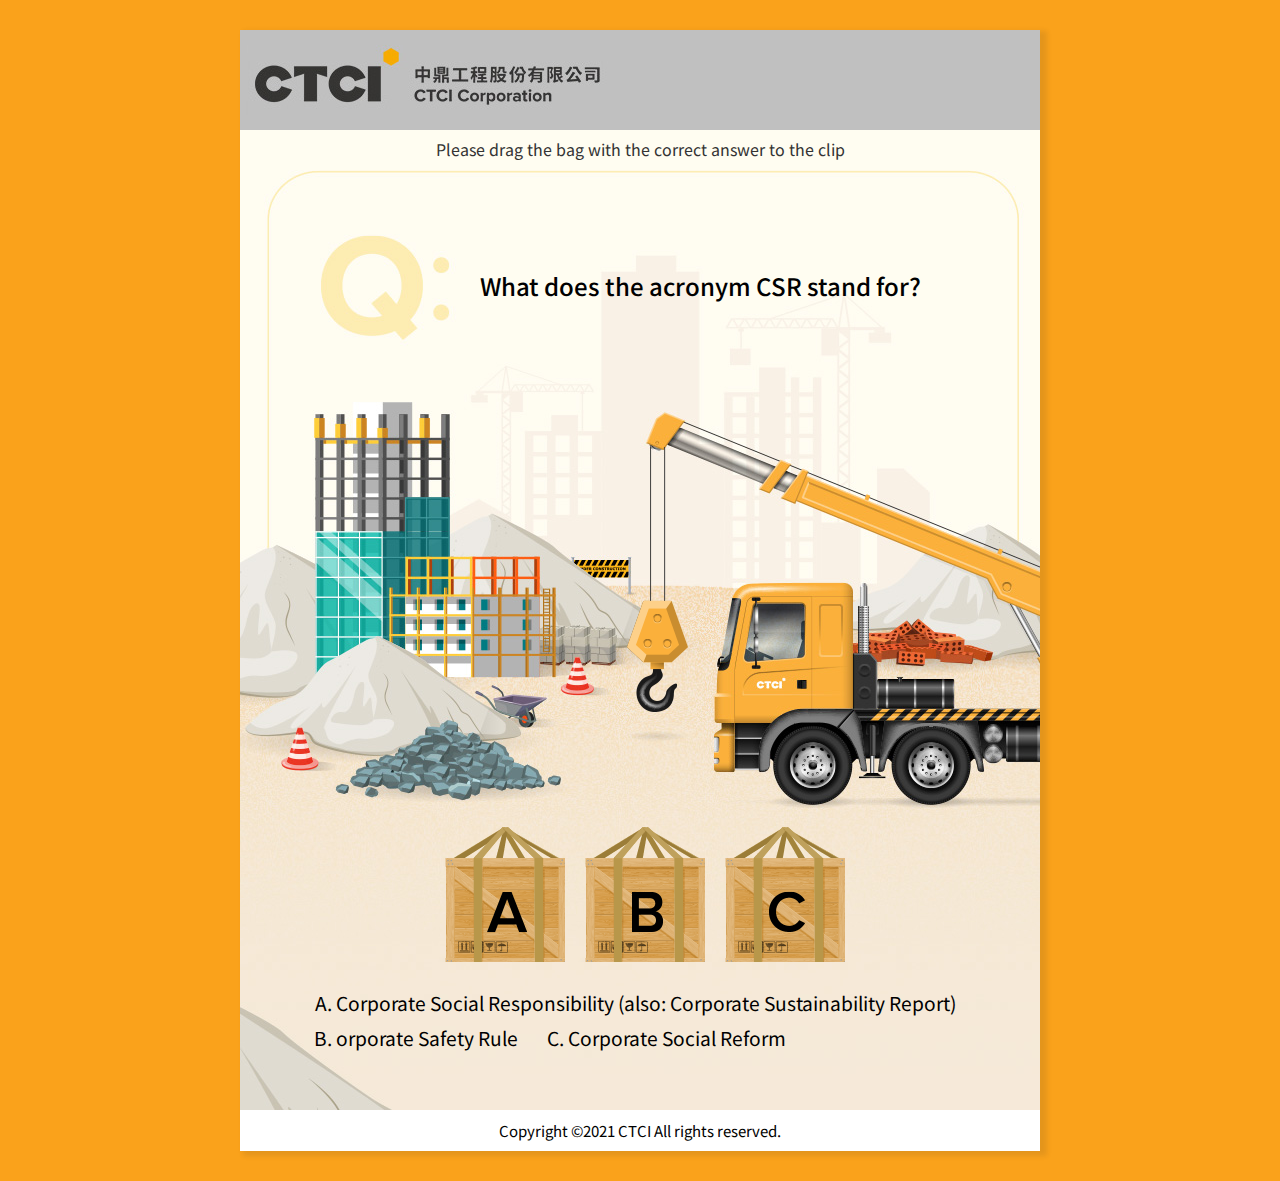
<file: index.html>
<!DOCTYPE html>
<html lang="zh-tw">
<head>
	<meta charset="UTF-8">
	<title>CITC Interactive game</title>
	<link href="css/style.min.css" rel="stylesheet" type="text/css" />
	<link href="https://fonts.googleapis.com/css?family=Noto+Sans+TC:300,400,500,700,900&display=swap" rel="stylesheet">
</head>
<body>
	<div id="wrap">
		<header>
			<h1 class="sr-only">CTCI 中鼎工程股份有限公司 CTCI corporation</h1>
		</header>
		<div class="main">
			<div class="game" data-anwser="A" data-next="q2.html">
				<p class="text-tips">Please drag the bag with the correct answer to the clip</p>
				<p class="q q-1">What does the acronym CSR stand for?</p>
				<div class="clip">
					<span class="clip-body"></span>
				</div>
				<ul class="dragObject">
					<li class="dragObject-item"><span class="sr-only">A</span></li>
					<li class="dragObject-item"><span class="sr-only">B</span></li>
					<li class="dragObject-item"><span class="sr-only">C</span></li>
				</ul>
				<ul class="ans ans-q1">
					<li class="ans-item">Corporate Social Responsibility (also: Corporate Sustainability Report)</li>
					<li class="ans-item">orporate Safety Rule</li>
					<li class="ans-item">Corporate Social Reform</li>
				</ul>
			</div>
		</div>
		<footer>Copyright ©2021 CTCI All rights reserved.</footer>
		<div class="error" style="display: none;">
			<div class="error-content">
				<a href="javascript:" class="btn-back"> &lt; &lt; Back </a>
				<div class="rightAns">
					<p class="title-rightAns"><span class="title-rightAns-q">Q :</span><span class="title-rightAns-ans">What does the acronym CSR stand for?</span></p>
					<p class="text-rightAns"><span class="title-rightAns-a">A :</span><span class="title-rightAns-ans">Corporate Social Responsibility (also: Corporate Sustainability Report)</span></p>
				</div>
			</div>
		</div>
	</div>
	<script src="js/jquery-2.2.4.min.js"></script>
	<script src="js/jquery-ui.min.js"></script>
	<script src="js/jquery.ui.touch-punch.min.js"></script>
	<script src="js/game.js"></script>
</body>
</html>
</file>
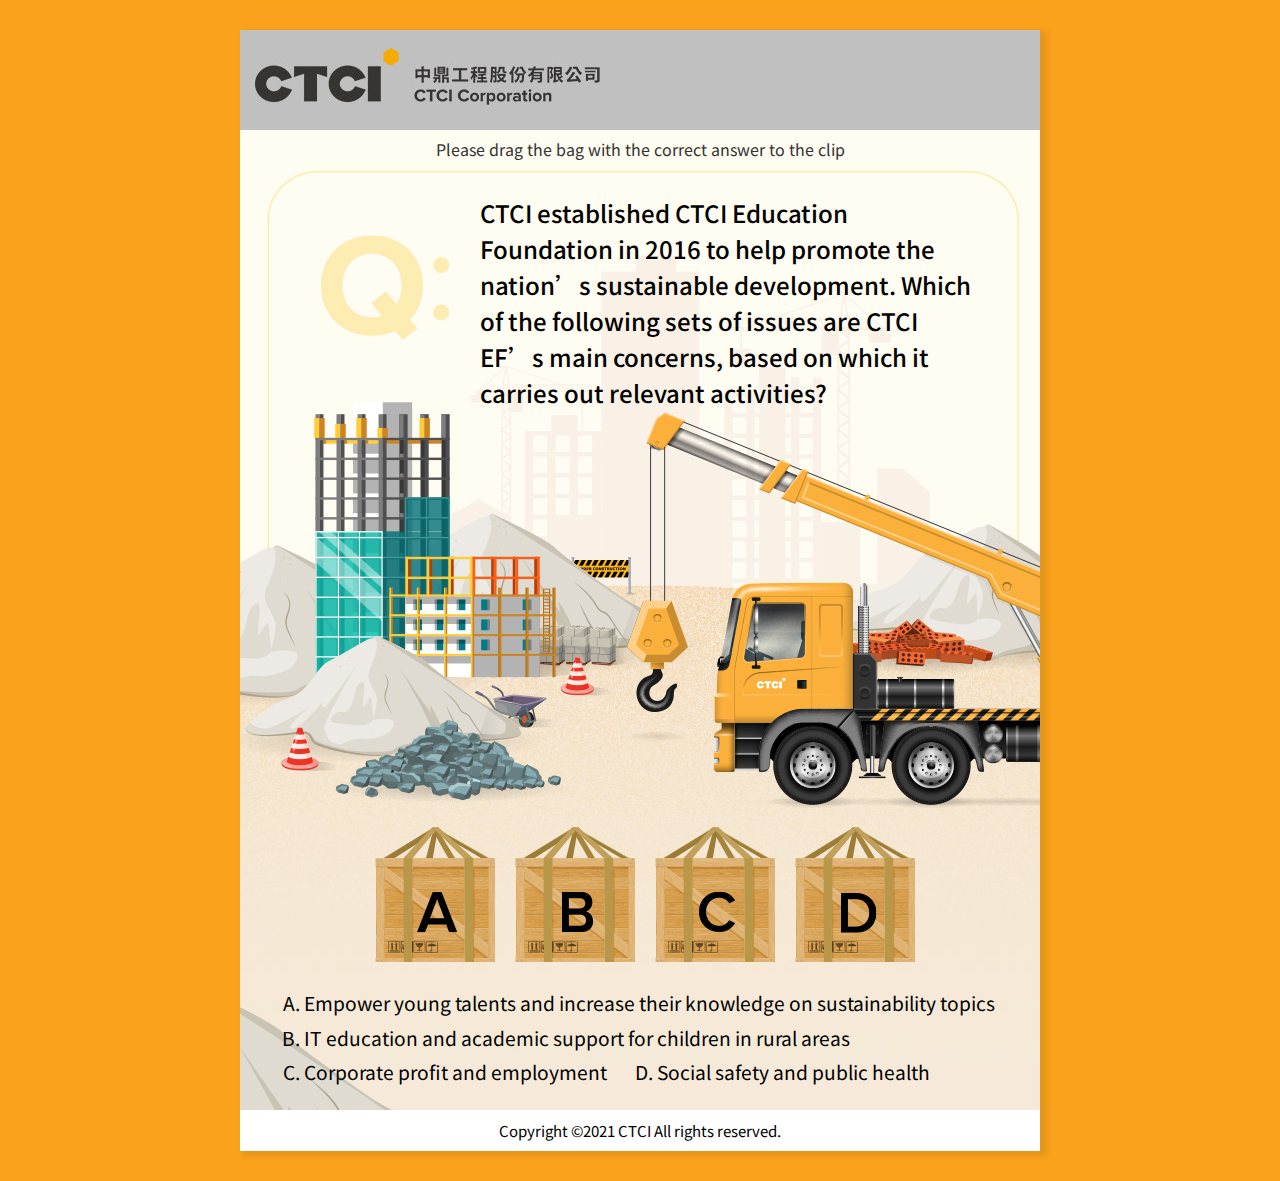
<file: q10.html>
<!DOCTYPE html>
<html lang="zh-tw">
<head>
	<meta charset="UTF-8">
	<title>CITC Interactive game</title>
	<link href="css/style.min.css" rel="stylesheet" type="text/css" />
	<link href="https://fonts.googleapis.com/css?family=Noto+Sans+TC:300,400,500,700,900&display=swap" rel="stylesheet">
</head>
<body>
	<div id="wrap">
		<header>
			<h1 class="sr-only">CTCI 中鼎工程股份有限公司 CTCI corporation</h1>
		</header>
		<div class="main">
			<div class="game" data-anwser="A" data-next="success.html">
				<p class="text-tips">Please drag the bag with the correct answer to the clip</p>
				<p class="q q-10">CTCI established CTCI Education Foundation in 2016 to help promote the nation’s sustainable development. Which of the following sets of issues are CTCI EF’s main concerns, based on which it carries out relevant activities?</p>
				<div class="clip">
					<span class="clip-body"></span>
				</div>
				<ul class="dragObject">
					<li class="dragObject-item"><span class="sr-only">A</span></li>
					<li class="dragObject-item"><span class="sr-only">B</span></li>
					<li class="dragObject-item"><span class="sr-only">C</span></li>
					<li class="dragObject-item"><span class="sr-only">D</span></li>
				</ul>
				<ul class="ans ans-q10">
					<li class="ans-item">Empower young talents and increase their knowledge on sustainability topics</li>
					<li class="ans-item">IT education and academic support for children in rural areas</li>
					<li class="ans-item">Corporate profit and employment</li>
					<li class="ans-item">Social safety and public health</li>
				</ul>
			</div>
		</div>
		<footer>Copyright ©2021 CTCI All rights reserved.</footer>
		<div class="error" style="display: none;">
			<div class="error-content">
				<a href="javascript:" class="btn-back"> &lt; &lt; Back </a>
				<div class="rightAns rightAns--pos">
					<p class="title-rightAns"><span class="title-rightAns-q">Q :</span><span class="title-rightAns-ans">CTCI established CTCI Education Foundation in 2016 to help promote the nation’s sustainable development. Which of the following sets of issues are CTCI EF’s main concerns, based on which it carries out relevant activities?</span></p>
					<p class="text-rightAns"><span class="title-rightAns-a">A :</span><span class="title-rightAns-ans">Empower young talents and increase their knowledge on sustainability topics</span></p>
				</div>
			</div>
		</div>
	</div>
	<script src="js/jquery-2.2.4.min.js"></script>
	<script src="js/jquery-ui.min.js"></script>
	<script src="js/jquery.ui.touch-punch.min.js"></script>
	<script src="js/game.js"></script>
</body>
</html>
</file>
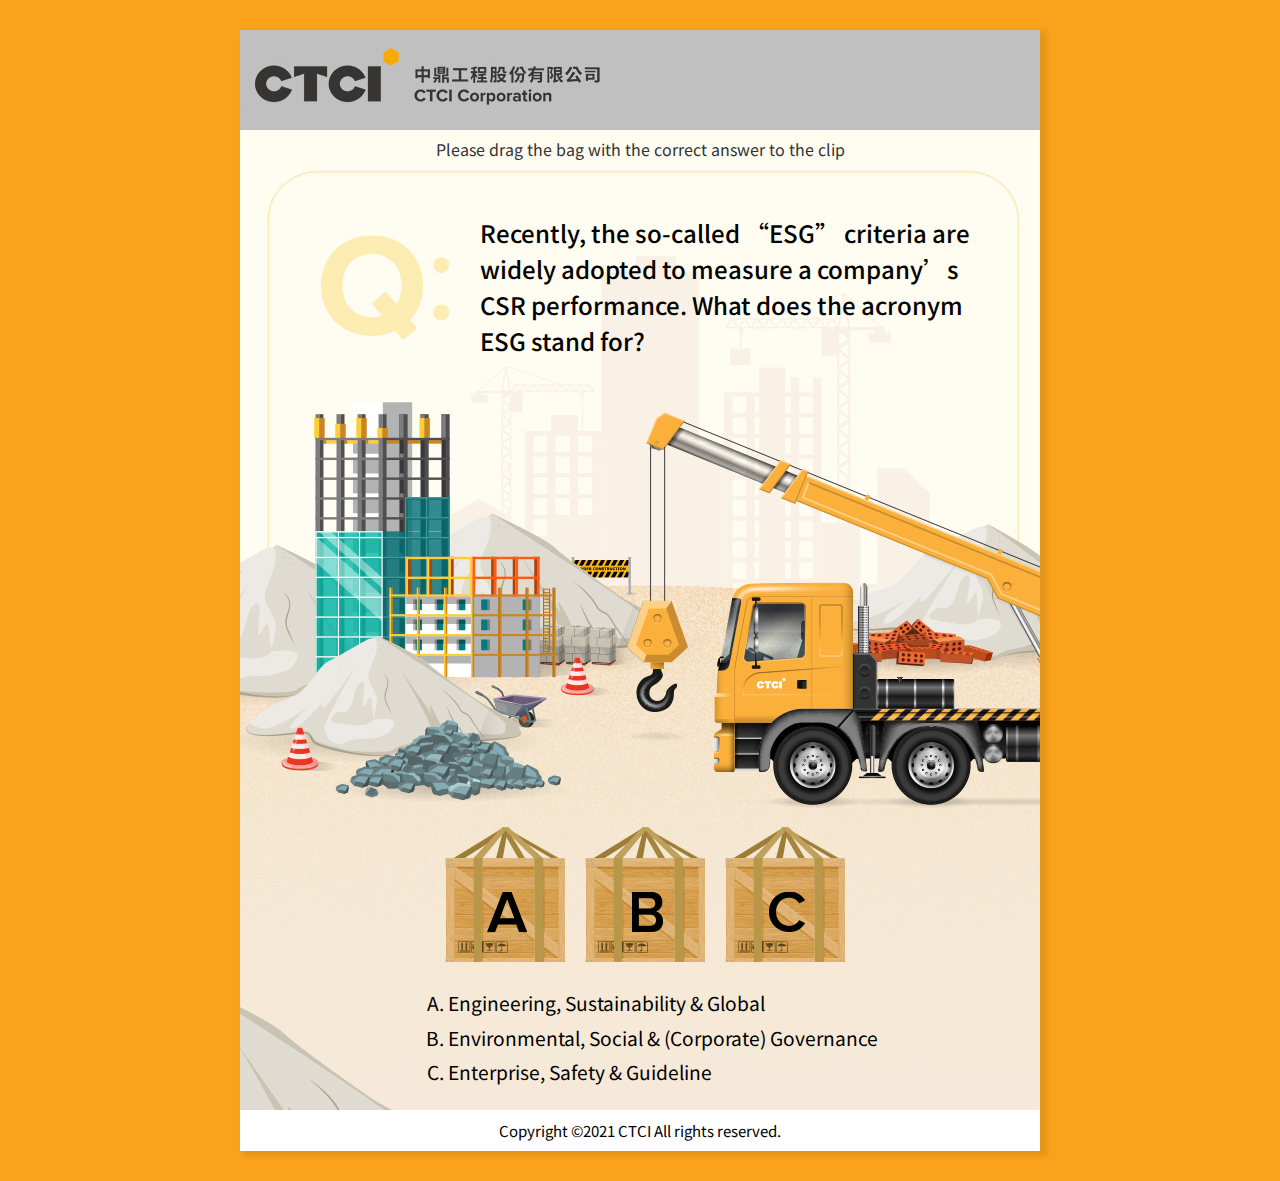
<file: q2.html>
<!DOCTYPE html>
<html lang="zh-tw">
<head>
	<meta charset="UTF-8">
	<title>CITC Interactive game</title>
	<link href="css/style.min.css" rel="stylesheet" type="text/css" />
	<link href="https://fonts.googleapis.com/css?family=Noto+Sans+TC:300,400,500,700,900&display=swap" rel="stylesheet">
</head>
<body>
	<div id="wrap">
		<header>
			<h1 class="sr-only">CTCI 中鼎工程股份有限公司 CTCI corporation</h1>
		</header>
		<div class="main">
			<div class="game" data-anwser="B" data-next="q3.html">
				<p class="text-tips">Please drag the bag with the correct answer to the clip</p>
				<p class="q">Recently, the so-called “ESG” criteria are widely adopted to measure a company’s CSR performance. What does the acronym ESG stand for?</p>
				<div class="clip">
					<span class="clip-body"></span>
				</div>
				<ul class="dragObject">
					<li class="dragObject-item"><span class="sr-only">A</span></li>
					<li class="dragObject-item"><span class="sr-only">B</span></li>
					<li class="dragObject-item"><span class="sr-only">C</span></li>
				</ul>
				<ul class="ans ans-q2">
					<li class="ans-item">Engineering, Sustainability & Global</li>
					<li class="ans-item">Environmental, Social & (Corporate) Governance</li>
					<li class="ans-item">Enterprise, Safety & Guideline</li>
				</ul>
			</div>
		</div>
		<footer>Copyright ©2021 CTCI All rights reserved.</footer>
		<div class="error" style="display: none;">
			<div class="error-content">
				<a href="javascript:" class="btn-back"> &lt; &lt; 返回 </a>
				<div class="rightAns">
					<p class="title-rightAns"><span class="title-rightAns-q">Q :</span><span class="title-rightAns-ans">Recently, the so-called “ESG” criteria are widely adopted to measure a company’s CSR performance. What does the acronym ESG stand for?</span></p>
					<p class="text-rightAns"><span class="title-rightAns-a">A :</span><span class="title-rightAns-ans">Environmental, Social & (Corporate) Governance</span></p>
				</div>
			</div>
		</div>
	</div>
	<script src="js/jquery-2.2.4.min.js"></script>
	<script src="js/jquery-ui.min.js"></script>
	<script src="js/jquery.ui.touch-punch.min.js"></script>
	<script src="js/game.js"></script>
</body>
</html>
</file>
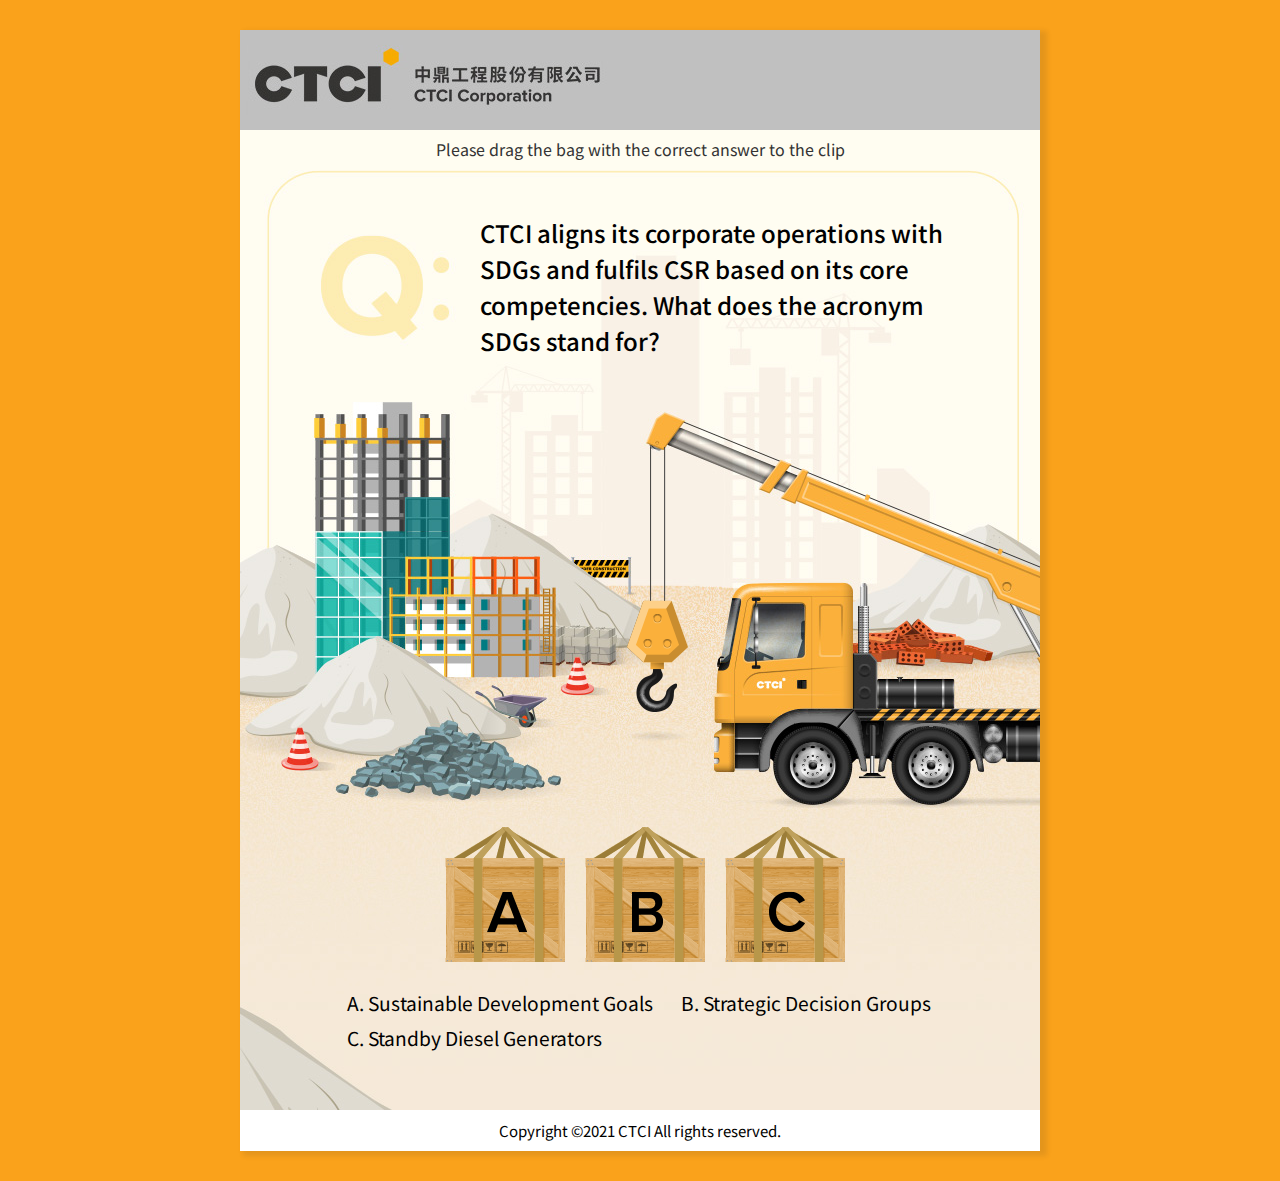
<file: q3.html>
<!DOCTYPE html>
<html lang="zh-tw">
<head>
	<meta charset="UTF-8">
	<title>CITC Interactive game</title>
	<link href="css/style.min.css" rel="stylesheet" type="text/css" />
	<link href="https://fonts.googleapis.com/css?family=Noto+Sans+TC:300,400,500,700,900&display=swap" rel="stylesheet">
</head>
<body>
	<div id="wrap">
		<header>
			<h1 class="sr-only">CTCI 中鼎工程股份有限公司 CTCI corporation</h1>
		</header>
		<div class="main">
			<div class="game" data-anwser="A" data-next="q4.html">
				<p class="text-tips">Please drag the bag with the correct answer to the clip</p>
				<p class="q">CTCI aligns its corporate operations with SDGs and fulfils CSR based on its core competencies. What does the acronym SDGs stand for?</p>
				<div class="clip">
					<span class="clip-body"></span>
				</div>
				<ul class="dragObject">
					<li class="dragObject-item"><span class="sr-only">A</span></li>
					<li class="dragObject-item"><span class="sr-only">B</span></li>
					<li class="dragObject-item"><span class="sr-only">C</span></li>
				</ul>
				<ul class="ans ans-q3">
					<li class="ans-item">Sustainable Development Goals</li>
					<li class="ans-item">Strategic Decision Groups</li>
					<li class="ans-item">Standby Diesel Generators</li>
				</ul>
			</div>
		</div>
		<footer>Copyright ©2021 CTCI All rights reserved.</footer>
		<div class="error" style="display: none;">
			<div class="error-content">
				<a href="javascript:" class="btn-back"> &lt; &lt; Back </a>
				<div class="rightAns">
					<p class="title-rightAns"><span class="title-rightAns-q">Q :</span><span class="title-rightAns-ans">CTCI aligns its corporate operations with SDGs and fulfils CSR based on its core competencies. What does the acronym SDGs stand for?</span></p>
					<p class="text-rightAns"><span class="title-rightAns-a">A :</span><span class="title-rightAns-ans">Sustainable Development<br/>Goals</span></p>
				</div>
			</div>
		</div>
	</div>
	<script src="js/jquery-2.2.4.min.js"></script>
	<script src="js/jquery-ui.min.js"></script>
	<script src="js/jquery.ui.touch-punch.min.js"></script>
	<script src="js/game.js"></script>
</body>
</html>
</file>
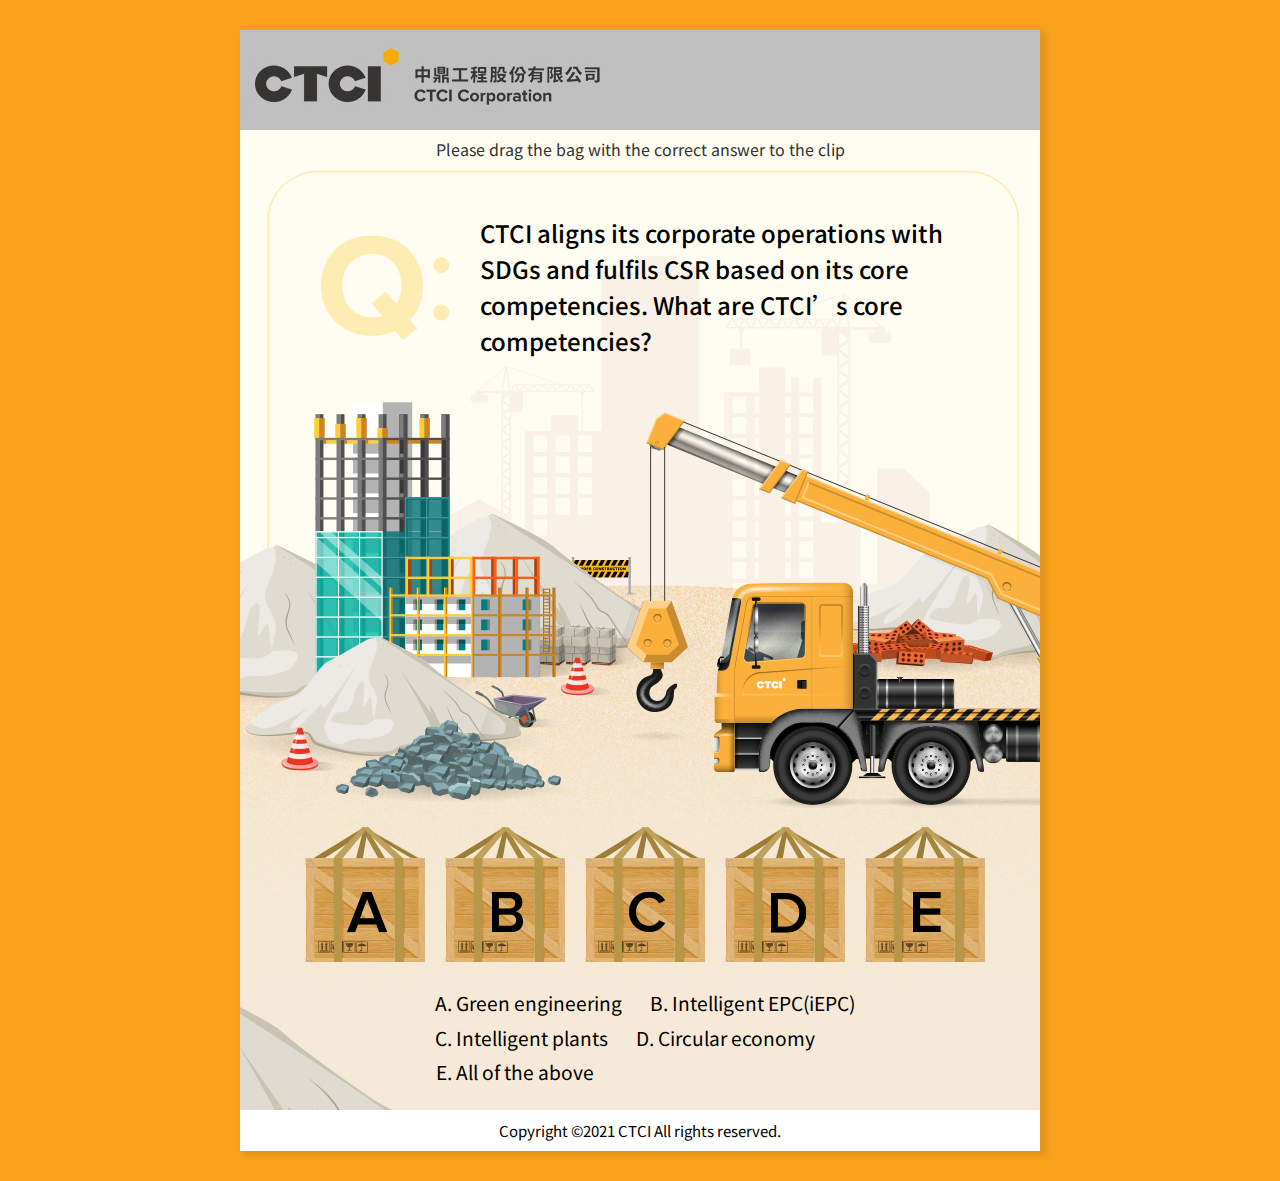
<file: q4.html>
<!DOCTYPE html>
<html lang="zh-tw">
<head>
	<meta charset="UTF-8">
	<title>CITC Interactive game</title>
	<link href="css/style.min.css" rel="stylesheet" type="text/css" />
	<link href="https://fonts.googleapis.com/css?family=Noto+Sans+TC:300,400,500,700,900&display=swap" rel="stylesheet">
</head>
<body>
	<div id="wrap">
		<header>
			<h1 class="sr-only">CTCI 中鼎工程股份有限公司 CTCI corporation</h1>
		</header>
		<div class="main">
			<div class="game" data-anwser="E" data-next="q5.html">
				<p class="text-tips">Please drag the bag with the correct answer to the clip</p>
				<p class="q">CTCI aligns its corporate operations with SDGs and fulfils CSR based on its core competencies. What are CTCI’s core competencies?</p>
				<div class="clip">
					<span class="clip-body"></span>
				</div>
				<ul class="dragObject">
					<li class="dragObject-item"><span class="sr-only">A</span></li>
					<li class="dragObject-item"><span class="sr-only">B</span></li>
					<li class="dragObject-item"><span class="sr-only">C</span></li>
					<li class="dragObject-item"><span class="sr-only">D</span></li>
					<li class="dragObject-item"><span class="sr-only">E</span></li>
				</ul>
				<ul class="ans ans-q4">
					<li class="ans-item">Green engineering</li>
					<li class="ans-item">Intelligent EPC(iEPC)</li>
					<li class="ans-item">Intelligent plants</li>
					<li class="ans-item">Circular economy</li>
					<li class="ans-item">All of the above</li>
				</ul>
			</div>
		</div>
		<footer>Copyright ©2021 CTCI All rights reserved.</footer>
		<div class="error" style="display: none;">
			<div class="error-content">
				<a href="javascript:" class="btn-back"> &lt; &lt; Back </a>
				<div class="rightAns">
					<p class="title-rightAns"><span class="title-rightAns-q">Q :</span><span class="title-rightAns-ans">CTCI aligns its corporate operations with SDGs and fulfils CSR based on its core competencies. What are CTCI’s core competencies?</span></p>
					<p class="text-rightAns"><span class="title-rightAns-a">A :</span><span class="title-rightAns-ans">All of the above</span></p>
				</div>
			</div>
		</div>
	</div>
	<script src="js/jquery-2.2.4.min.js"></script>
	<script src="js/jquery-ui.min.js"></script>
	<script src="js/jquery.ui.touch-punch.min.js"></script>
	<script src="js/game.js"></script>
</body>
</html>
</file>
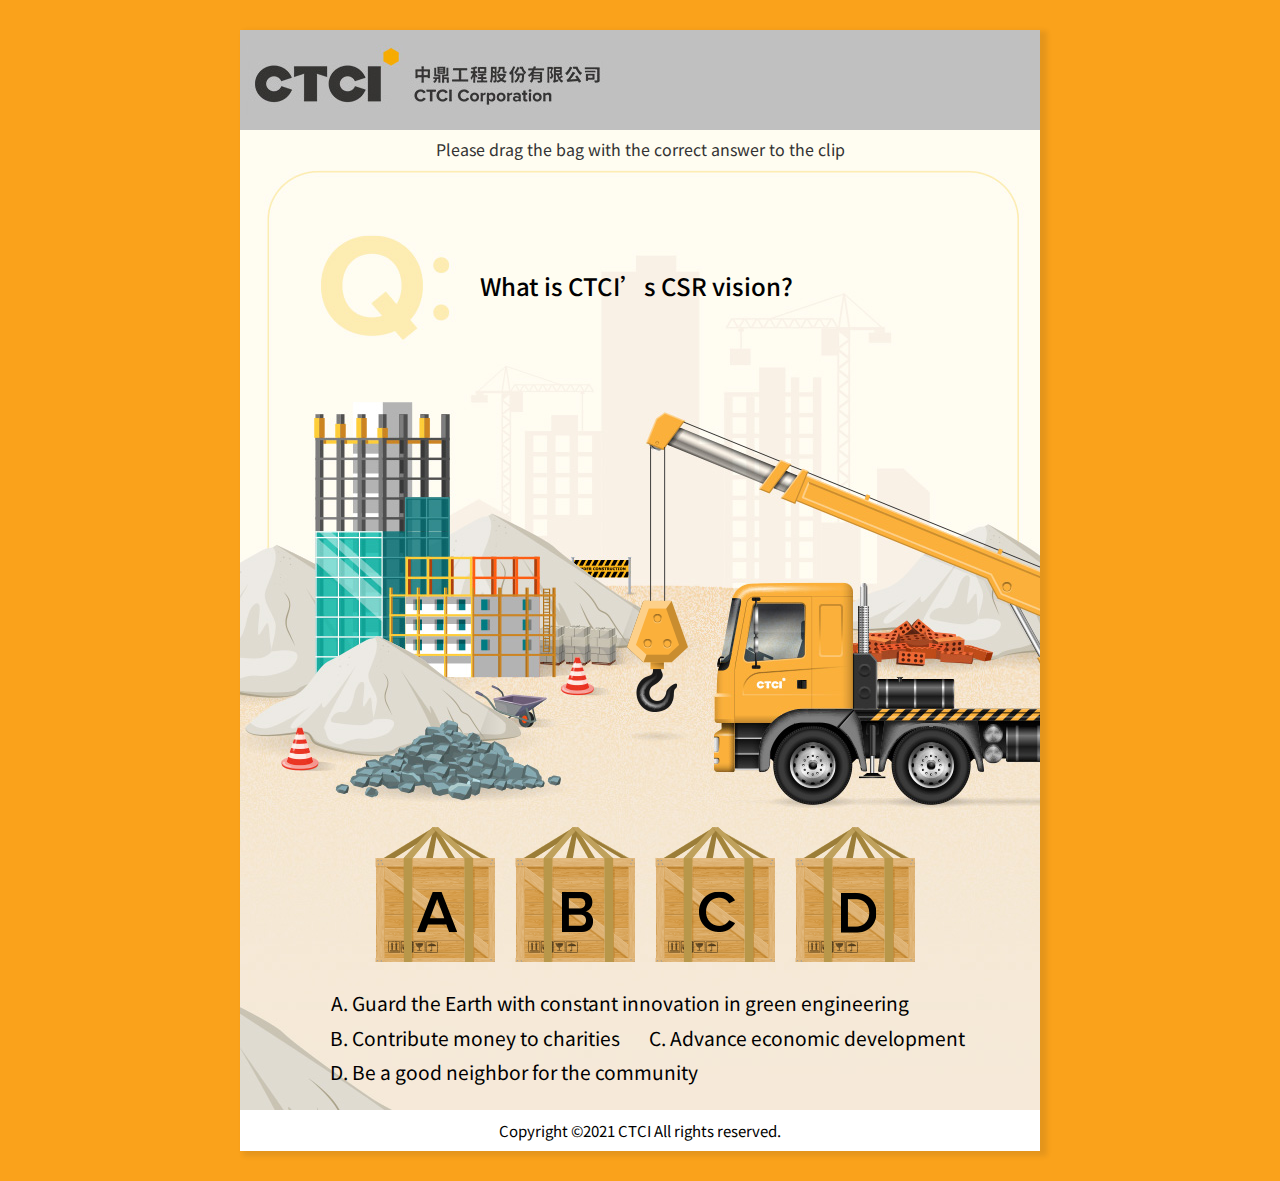
<file: q5.html>
<!DOCTYPE html>
<html lang="zh-tw">
<head>
	<meta charset="UTF-8">
	<title>CITC Interactive game</title>
	<link href="css/style.min.css" rel="stylesheet" type="text/css" />
	<link href="https://fonts.googleapis.com/css?family=Noto+Sans+TC:300,400,500,700,900&display=swap" rel="stylesheet">
</head>
<body>
	<div id="wrap">
		<header>
			<h1 class="sr-only">CTCI 中鼎工程股份有限公司 CTCI corporation</h1>
		</header>
		<div class="main">
			<div class="game" data-anwser="A" data-next="q6.html">
				<p class="text-tips">Please drag the bag with the correct answer to the clip</p>
				<p class="q q-5">What is CTCI’s CSR vision?</p>
				<div class="clip">
					<span class="clip-hand clip-hand--left"></span>
					<span class="clip-hand clip-hand--right"></span>
					<span class="clip-body"></span>
				</div>
				<ul class="dragObject">
					<li class="dragObject-item"><span class="sr-only">A</span></li>
					<li class="dragObject-item"><span class="sr-only">B</span></li>
					<li class="dragObject-item"><span class="sr-only">C</span></li>
					<li class="dragObject-item"><span class="sr-only">D</span></li>
				</ul>
				<ul class="ans ans-q5">
					<li class="ans-item">Guard the Earth with constant innovation in green engineering</li>
					<li class="ans-item">Contribute money to charities</li>
					<li class="ans-item">Advance economic development</li>
					<li class="ans-item">Be a good neighbor for the community</li>
				</ul>
			</div>
		</div>
		<footer>Copyright ©2021 CTCI All rights reserved.</footer>
		<div class="error" style="display: none;">
			<div class="error-content">
				<a href="javascript:" class="btn-back"> &lt; &lt; Back </a>
				<div class="rightAns">
					<p class="title-rightAns"><span class="title-rightAns-q">Q :</span><span class="title-rightAns-ans">What is CTCI’s CSR vision?</span></p>
					<p class="text-rightAns"><span class="title-rightAns-a">A :</span><span class="title-rightAns-ans">Guard the Earth with constant innovation in green engineering</span></p>
				</div>
			</div>
		</div>
	</div>
	<script src="js/jquery-2.2.4.min.js"></script>
	<script src="js/jquery-ui.min.js"></script>
	<script src="js/jquery.ui.touch-punch.min.js"></script>
	<script src="js/game.js"></script>
</body>
</html>
</file>
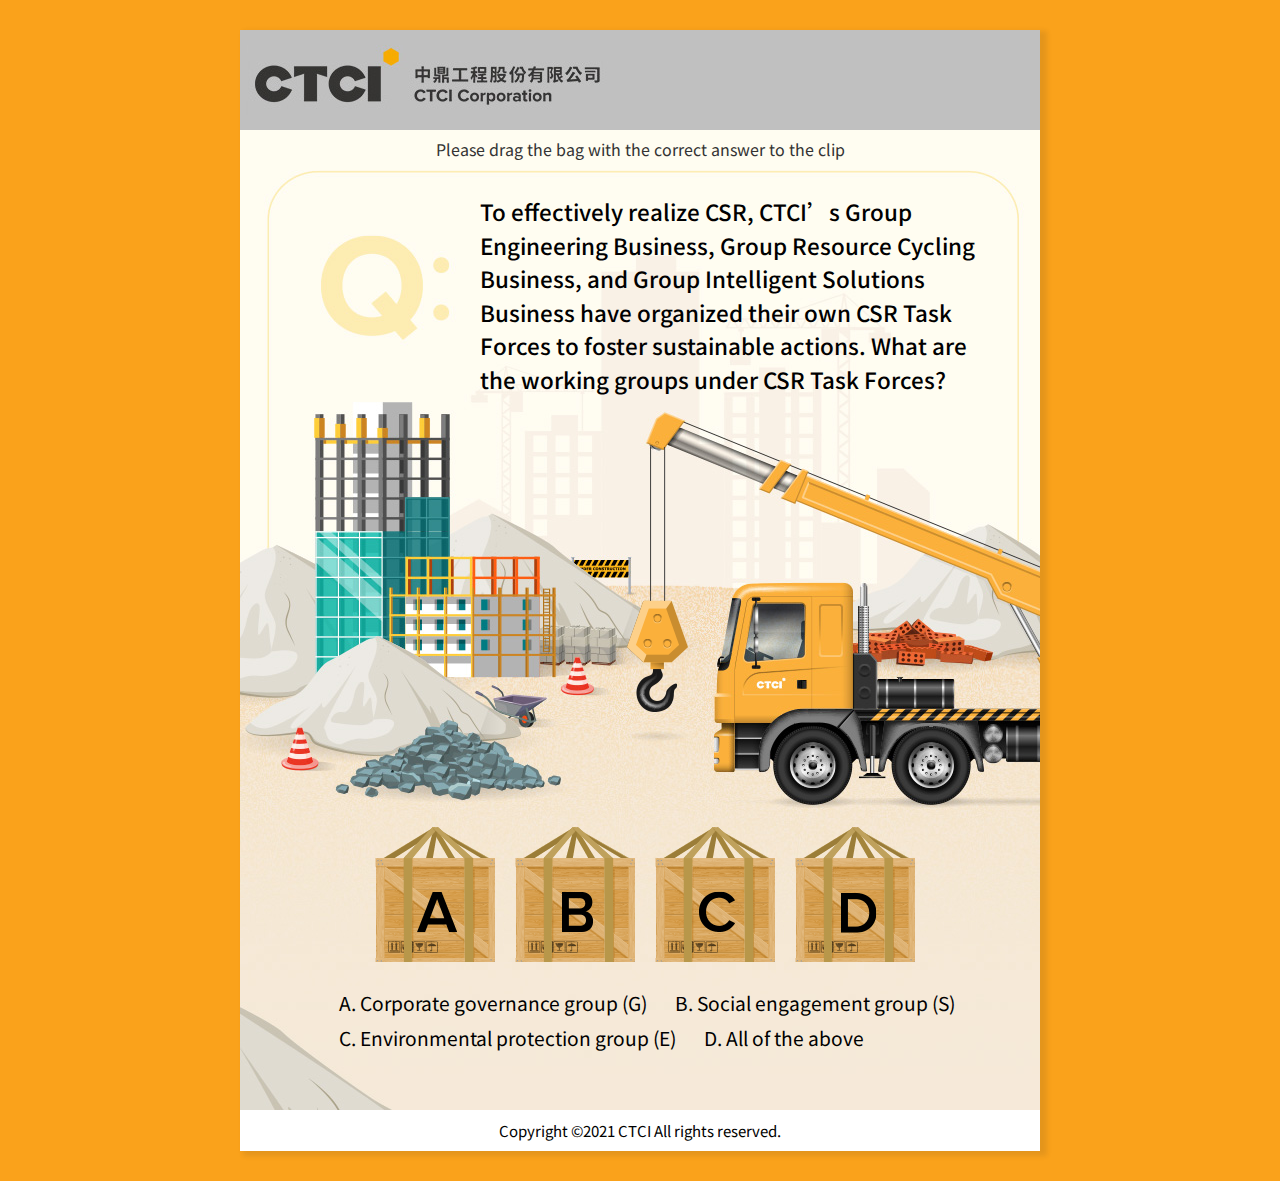
<file: q6.html>
<!DOCTYPE html>
<html lang="zh-tw">
<head>
	<meta charset="UTF-8">
	<title>CITC Interactive game</title>
	<link href="css/style.min.css" rel="stylesheet" type="text/css" />
	<link href="https://fonts.googleapis.com/css?family=Noto+Sans+TC:300,400,500,700,900&display=swap" rel="stylesheet">
</head>
<body>
	<div id="wrap">
		<header>
			<h1 class="sr-only">CTCI 中鼎工程股份有限公司 CTCI corporation</h1>
		</header>
		<div class="main">
			<div class="game" data-anwser="D" data-next="q7.html">
				<p class="text-tips">Please drag the bag with the correct answer to the clip</p>
				<p class="q q-6">To effectively realize CSR, CTCI’s Group Engineering Business, Group Resource Cycling Business, and Group Intelligent Solutions Business have organized their own CSR Task Forces to foster sustainable actions. What are the working groups under CSR Task Forces?</p>
				<div class="clip">
					<span class="clip-body"></span>
				</div>
				<ul class="dragObject">
					<li class="dragObject-item"><span class="sr-only">A</span></li>
					<li class="dragObject-item"><span class="sr-only">B</span></li>
					<li class="dragObject-item"><span class="sr-only">C</span></li>
					<li class="dragObject-item"><span class="sr-only">D</span></li>
				</ul>
				<ul class="ans ans-q6">
					<li class="ans-item">Corporate governance group (G)</li>
					<li class="ans-item">Social engagement group (S)</li>
					<li class="ans-item">Environmental protection group (E)</li>
					<li class="ans-item">All of the above</li>
				</ul>
			</div>
		</div>
		<footer>Copyright ©2021 CTCI All rights reserved.</footer>
		<div class="error" style="display: none;">
			<div class="error-content">
				<a href="javascript:" class="btn-back"> &lt; &lt; Back </a>
				<div class="rightAns rightAns--pos">
					<p class="title-rightAns"><span class="title-rightAns-q">Q :</span><span class="title-rightAns-ans">To effectively realize CSR, CTCI’s Group Engineering Business, Group Resource Cycling Business, and Group Intelligent Solutions Business have organized their own CSR Task Forces to foster sustainable actions. What are the working groups under CSR Task Forces?</span></p>
					<p class="text-rightAns"><span class="title-rightAns-a">A :</span><span class="title-rightAns-ans">All of the above</span></p>
				</div>
			</div>
		</div>
	</div>
	<script src="js/jquery-2.2.4.min.js"></script>
	<script src="js/jquery-ui.min.js"></script>
	<script src="js/jquery.ui.touch-punch.min.js"></script>
	<script src="js/game.js"></script>
</body>
</html>
</file>
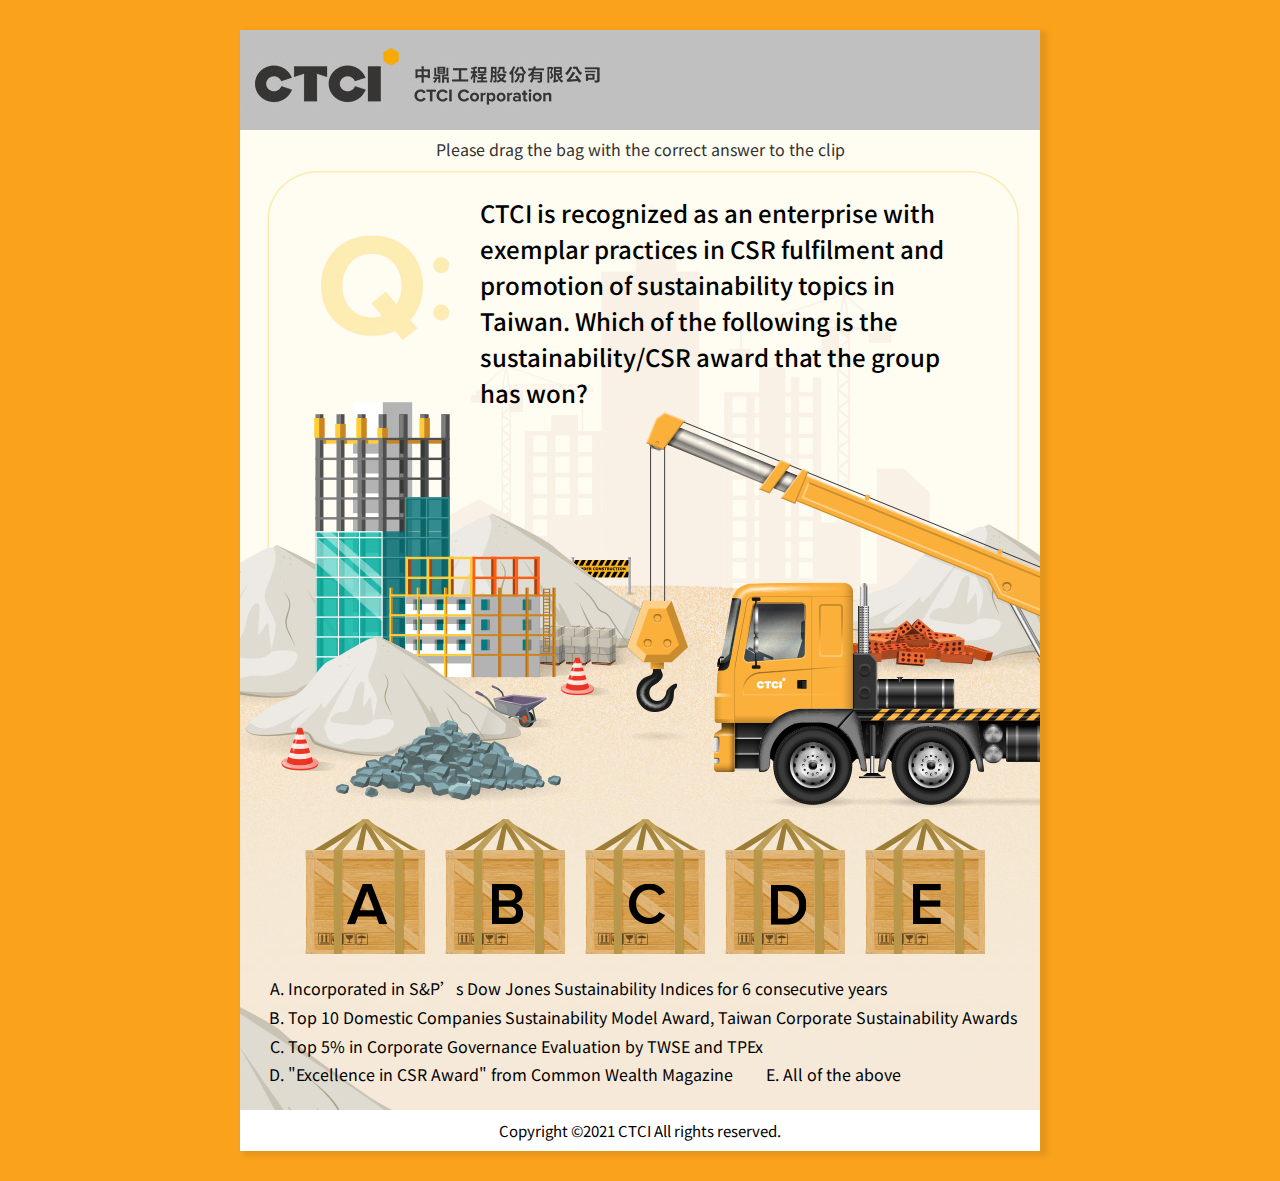
<file: q7.html>
<!DOCTYPE html>
<html lang="zh-tw">
<head>
	<meta charset="UTF-8">
	<title>CITC Interactive game</title>
	<link href="css/style.min.css" rel="stylesheet" type="text/css" />
	<link href="https://fonts.googleapis.com/css?family=Noto+Sans+TC:300,400,500,700,900&display=swap" rel="stylesheet">
</head>
<body>
	<div id="wrap">
		<header>
			<h1 class="sr-only">CTCI 中鼎工程股份有限公司 CTCI corporation</h1>
		</header>
		<div class="main">
			<div class="game" data-anwser="E" data-next="q8.html">
				<p class="text-tips">Please drag the bag with the correct answer to the clip</p>
				<p class="q q-7">CTCI is recognized as an enterprise with exemplar practices in CSR fulfilment and promotion of sustainability topics in Taiwan. Which of the following is the sustainability/CSR award that the group has won?</p>
				<div class="clip">
					<span class="clip-body"></span>
				</div>
				<ul class="dragObject dragObject--q7">
					<li class="dragObject-item"><span class="sr-only">A</span></li>
					<li class="dragObject-item"><span class="sr-only">B</span></li>
					<li class="dragObject-item"><span class="sr-only">C</span></li>
					<li class="dragObject-item"><span class="sr-only">D</span></li>
					<li class="dragObject-item"><span class="sr-only">E</span></li>
				</ul>
				<ul class="ans ans-q7">
					<li class="ans-item">Incorporated in S&P’s Dow Jones Sustainability  Indices for 6 consecutive years</li>
					<li class="ans-item">Top 10 Domestic Companies Sustainability Model Award, Taiwan Corporate Sustainability Awards</li>
					<li class="ans-item">Top 5% in Corporate Governance Evaluation by TWSE and TPEx </li>
					<li class="ans-item">"Excellence in CSR Award" from Common Wealth Magazine</li>
					<li class="ans-item">All of the above</li>
				</ul>
			</div>
		</div>
		<footer>Copyright ©2021 CTCI All rights reserved.</footer>
		<div class="error" style="display: none;">
			<div class="error-content">
				<a href="javascript:" class="btn-back"> &lt; &lt; Back </a>
				<div class="rightAns">
					<p class="title-rightAns"><span class="title-rightAns-q">Q :</span><span class="title-rightAns-ans">CTCI is recognized as an enterprise with exemplar practices in CSR fulfilment and promotion of sustainability topics in Taiwan. Which of the following is the sustainability/CSR award that the group has won?</span></p>
					<p class="text-rightAns"><span class="title-rightAns-a">A :</span><span class="title-rightAns-ans">All of the above</span></p>
				</div>
			</div>
		</div>
	</div>
	<script src="js/jquery-2.2.4.min.js"></script>
	<script src="js/jquery-ui.min.js"></script>
	<script src="js/jquery.ui.touch-punch.min.js"></script>
	<script src="js/game.js"></script>
</body>
</html>
</file>
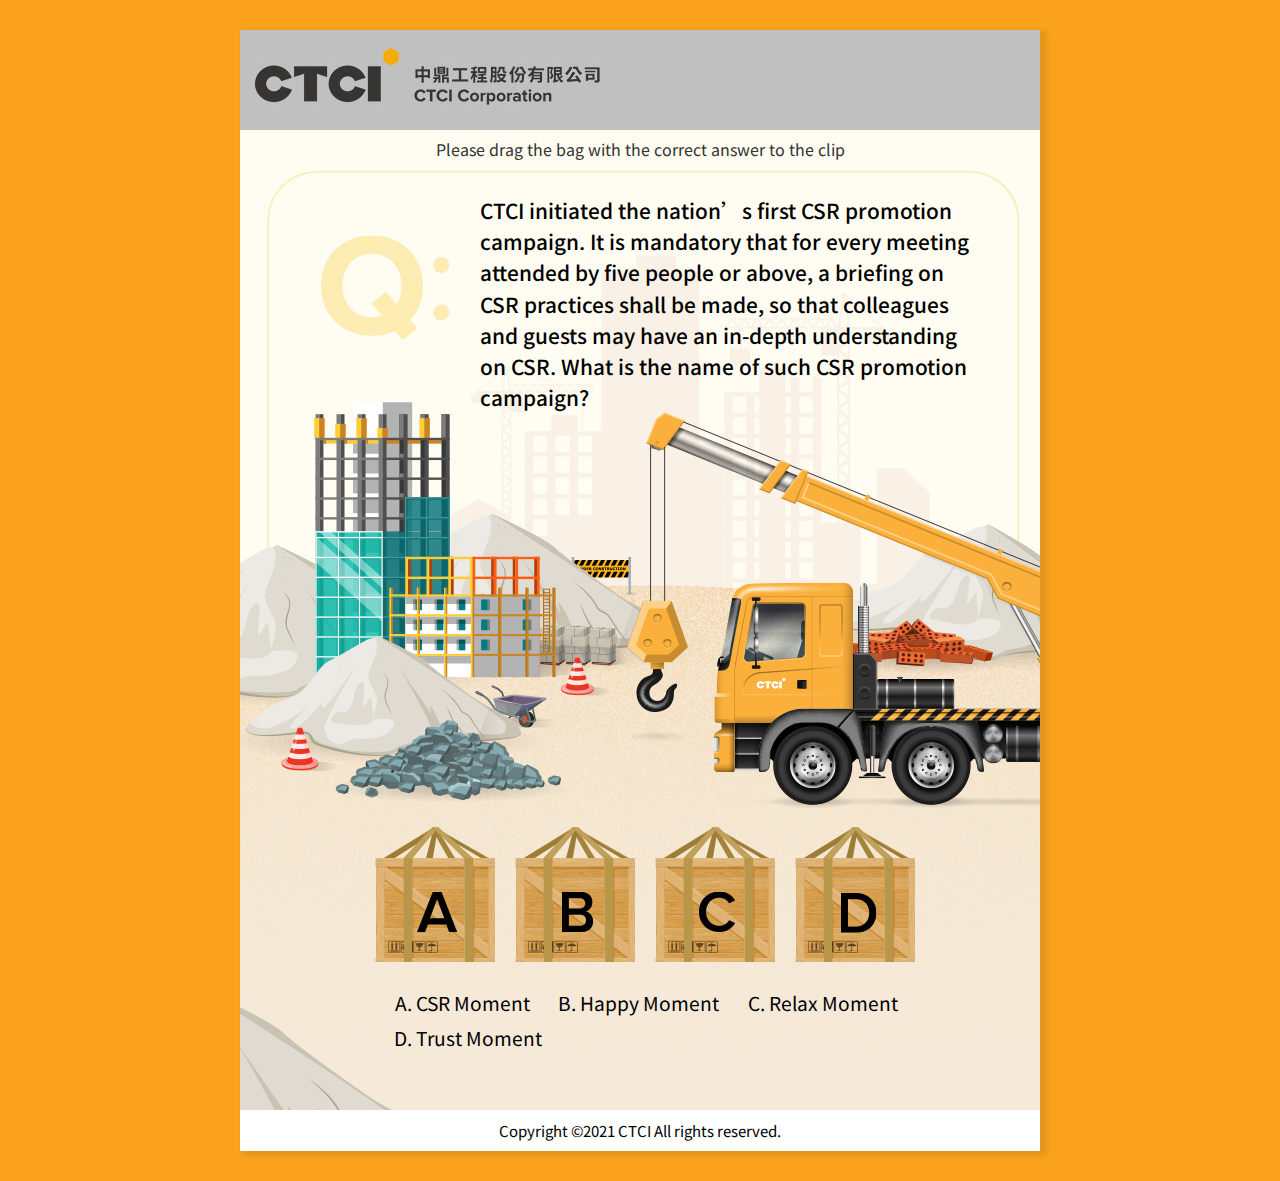
<file: q8.html>
<!DOCTYPE html>
<html lang="zh-tw">
<head>
	<meta charset="UTF-8">
	<title>CITC Interactive game</title>
	<link href="css/style.min.css" rel="stylesheet" type="text/css" />
	<link href="https://fonts.googleapis.com/css?family=Noto+Sans+TC:300,400,500,700,900&display=swap" rel="stylesheet">
</head>
<body>
	<div id="wrap">
		<header>
			<h1 class="sr-only">CTCI 中鼎工程股份有限公司 CTCI corporation</h1>
		</header>
		<div class="main">
			<div class="game" data-anwser="A" data-next="q9.html">
				<p class="text-tips">Please drag the bag with the correct answer to the clip</p>
				<p class="q q-8">CTCI initiated the nation’s first CSR promotion campaign. It is mandatory that for every meeting attended by five people or above, a briefing on CSR practices shall be made, so that colleagues and guests may have an in-depth understanding on CSR. What is the name of such CSR promotion campaign?</p>
				<div class="clip">
					<span class="clip-body"></span>
				</div>
				<ul class="dragObject">
					<li class="dragObject-item"><span class="sr-only">A</span></li>
					<li class="dragObject-item"><span class="sr-only">B</span></li>
					<li class="dragObject-item"><span class="sr-only">C</span></li>
					<li class="dragObject-item"><span class="sr-only">D</span></li>
				</ul>
				<ul class="ans ans-q8">
					<li class="ans-item">CSR Moment</li>
					<li class="ans-item">Happy Moment</li>
					<li class="ans-item">Relax Moment</li>
					<li class="ans-item">Trust Moment</li>
				</ul>
			</div>
		</div>
		<footer>Copyright ©2021 CTCI All rights reserved.</footer>
		<div class="error" style="display: none;">
			<div class="error-content">
				<a href="javascript:" class="btn-back"> &lt; &lt; Back </a>
				<div class="rightAns rightAns--pos">
					<p class="title-rightAns"><span class="title-rightAns-q">Q :</span><span class="title-rightAns-ans">CTCI initiated the nation’s first CSR promotion campaign. It is mandatory that for every meeting attended by five people or above, a briefing on CSR practices shall be made, so that colleagues and guests may have an in-depth understanding on CSR. What is the name of such CSR promotion campaign?</span></p>
					<p class="text-rightAns"><span class="title-rightAns-a">A :</span><span class="title-rightAns-ans">CSR Moment</span></p>
				</div>
			</div>
		</div>
	</div>
	<script src="js/jquery-2.2.4.min.js"></script>
	<script src="js/jquery-ui.min.js"></script>
	<script src="js/jquery.ui.touch-punch.min.js"></script>
	<script src="js/game.js"></script>
</body>
</html>
</file>
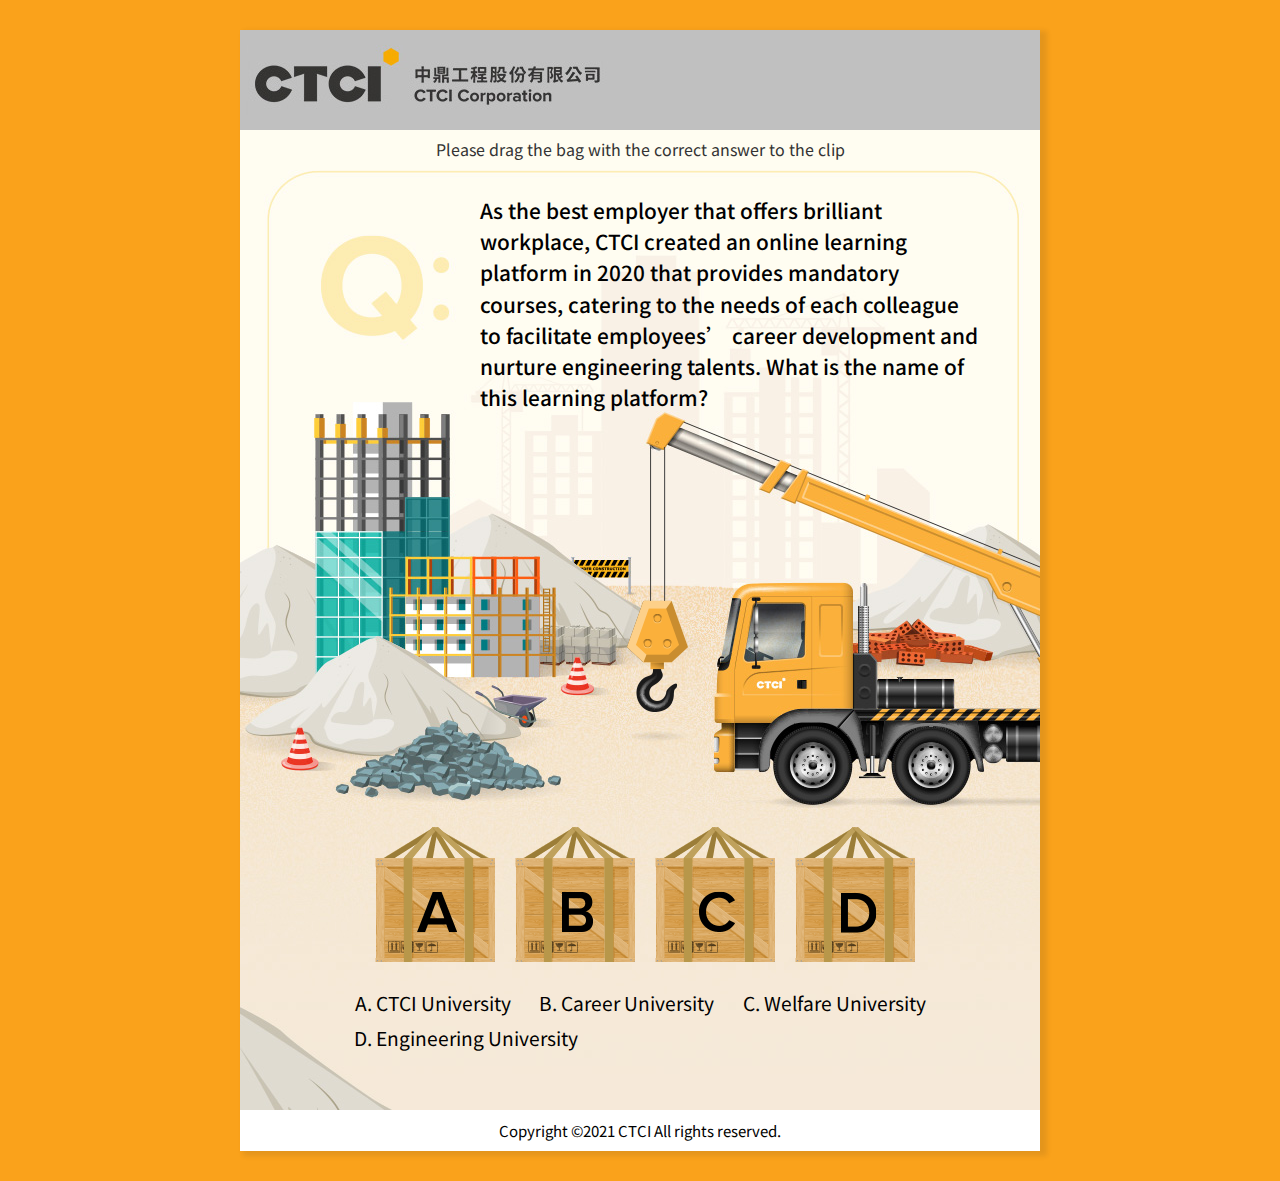
<file: q9.html>
<!DOCTYPE html>
<html lang="zh-tw">
<head>
	<meta charset="UTF-8">
	<title>CITC Interactive game</title>
	<link href="css/style.min.css" rel="stylesheet" type="text/css" />
	<link href="https://fonts.googleapis.com/css?family=Noto+Sans+TC:300,400,500,700,900&display=swap" rel="stylesheet">
</head>
<body>
	<div id="wrap">
		<header>
			<h1 class="sr-only">CTCI 中鼎工程股份有限公司 CTCI corporation</h1>
		</header>
		<div class="main">
			<div class="game" data-anwser="A" data-next="q10.html">
				<p class="text-tips">Please drag the bag with the correct answer to the clip</p>
				<p class="q q-9">As the best employer that offers brilliant workplace, CTCI created an online learning platform in 2020 that provides mandatory courses, catering to the needs of each colleague to facilitate employees’ career development and nurture engineering talents. What is the name of this learning platform?</p>
				<div class="clip">
					<span class="clip-body"></span>
				</div>
				<ul class="dragObject">
					<li class="dragObject-item"><span class="sr-only">A</span></li>
					<li class="dragObject-item"><span class="sr-only">B</span></li>
					<li class="dragObject-item"><span class="sr-only">C</span></li>
					<li class="dragObject-item"><span class="sr-only">D</span></li>
				</ul>
				<ul class="ans ans-q9">
					<li class="ans-item">CTCI University</li>
					<li class="ans-item">Career University</li>
					<li class="ans-item">Welfare University</li>
					<li class="ans-item">Engineering University</li>
				</ul>
			</div>
		</div>
		<footer>Copyright ©2021 CTCI All rights reserved.</footer>
		<div class="error" style="display: none;">
			<div class="error-content">
				<a href="javascript:" class="btn-back"> &lt; &lt; Back </a>
				<div class="rightAns rightAns--pos">
					<p class="title-rightAns"><span class="title-rightAns-q">Q :</span><span class="title-rightAns-ans">As the best employer that offers brilliant workplace, CTCI created an online learning platform in 2020 that provides mandatory courses, catering to the needs of each colleague to facilitate employees’ career development and nurture engineering talents. What is the name of this learning platform?</span></p>
					<p class="text-rightAns"><span class="title-rightAns-a">A :</span><span class="title-rightAns-ans">CTCI University</span></p>
				</div>
			</div>
		</div>
	</div>
	<script src="js/jquery-2.2.4.min.js"></script>
	<script src="js/jquery-ui.min.js"></script>
	<script src="js/jquery.ui.touch-punch.min.js"></script>
	<script src="js/game.js"></script>
</body>
</html>
</file>
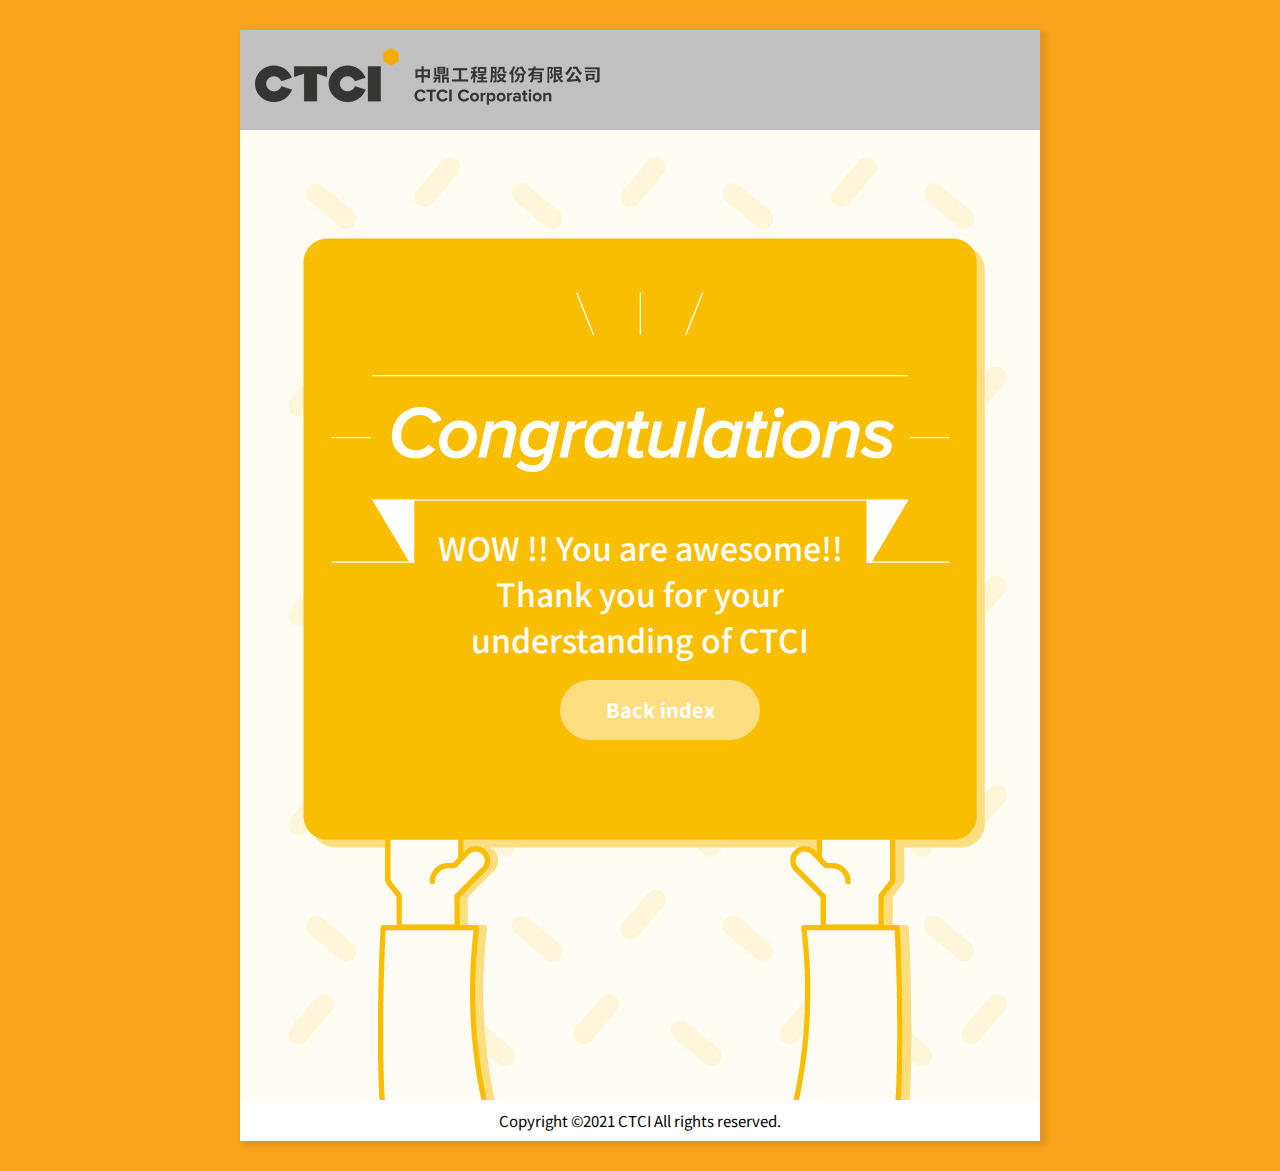
<file: success.html>
<!DOCTYPE html>
<html lang="zh-tw">
<head>
	<meta charset="UTF-8">
	<title>CITC Interactive game</title>
	<link href="css/style.css" rel="stylesheet" type="text/css" />
	<link href="https://fonts.googleapis.com/css?family=Noto+Sans+TC:300,400,500,700,900&display=swap" rel="stylesheet">
</head>
<body>
	<div id="wrap">
		<header>
			<h1ㄟ class="sr-only">CTCI 中鼎工程股份有限公司 CTCI corporation</h1ㄟ>
		</header>
		<div class="main">
			<div class="success">
				<p class="text-success">WOW !! You are awesome!!<br/>Thank you for your<br/>understanding of CTCI</p>
				<a href="index.html" class="btn-backIndex">Back index</a>
			</div>
		</div>
		<footer>Copyright ©2021 CTCI All rights reserved.</footer>
	</div>
</body>
</html>
</file>
<file: css/style.css>
body, div, dl, dt, dd, ul, ol, li, h1, h2, h3, h4, h5, h6, pre, code, form, fieldset, legend, input, textarea, p, blockquote, th, td {
	margin: 0;
	padding: 0
}

table {
	border-collapse: collapse;
	border-spacing: 0
}

fieldset, img {
	border: 0
}

img {
	display: block
}

address, caption, cite, code, dfn, em, strong, th, var {
	font-style: normal;
	font-weight: normal
}

li {
	list-style: none
}

caption, th {
	text-align: left
}

h1, h2, h3, h4, h5, h6 {
	font-size: 100%;
	font-weight: normal
}

q:before, q:after {
	content: ''
}

abbr, acronym {
	border: 0;
	font-variant: normal
}

sup {
	vertical-align: text-top
}

sub {
	vertical-align: text-bottom
}

input, textarea, select {
	font-family: inherit;
	font-size: 100%;
	font-weight: inherit
}

legend {
	color: #000
}

img, a, object {
	border: 0;
	outline: 0
}

body {
	background-color: #faa21b;;
	padding: 0;
	font-size: 16px;
	font-family: "Noto Sans TC", Arial, Helvetica, Arial, Helvetica, sans-serif
}

#wrap {
	width: 800px;
	margin: 0 auto;
	position: relative;
	-webkit-box-shadow: 5px 3px 5px 2px rgba(40, 40, 40, 0.1);
	box-shadow: 5px 3px 5px 2px rgba(40, 40, 40, 0.1)
}

header {
	width: 800px;
	height: 100px;
	background: #c0c0c0 url(../images/logo.jpg) no-repeat 0 center;
	position: relative;
	margin-top: 30px
}

.sr-only {
	width: 1px;
	height: 1px;
	position: absolute;
	padding: 0;
	margin: -1px;
	border: 0;
	clip: rect(0 0 0 0);
	overflow: hidden
}
.main{
	width:100%;
	overflow: hidden;
}

.info {
	background: rgba(245, 245, 245, 1);
	background: -moz-linear-gradient(top, rgba(245, 245, 245, 1) 0%, rgba(255, 255, 255, 1) 37%, rgba(255, 255, 255, 1) 100%);
	background: -webkit-gradient(left top, left bottom, color-stop(0%, rgba(245, 245, 245, 1)), color-stop(37%, rgba(255, 255, 255, 1)), color-stop(100%, rgba(255, 255, 255, 1)));
	background: -webkit-linear-gradient(top, rgba(245, 245, 245, 1) 0%, rgba(255, 255, 255, 1) 37%, rgba(255, 255, 255, 1) 100%);
	background: -o-linear-gradient(top, rgba(245, 245, 245, 1) 0%, rgba(255, 255, 255, 1) 37%, rgba(255, 255, 255, 1) 100%);
	background: -ms-linear-gradient(top, rgba(245, 245, 245, 1) 0%, rgba(255, 255, 255, 1) 37%, rgba(255, 255, 255, 1) 100%);
	background: linear-gradient(to bottom, rgba(245, 245, 245, 1) 0%, rgba(255, 255, 255, 1) 37%, rgba(255, 255, 255, 1) 100%);
	filter: progid:DXImageTransform.Microsoft.gradient(startColorstr='#f5f5f5', endColorstr='#ffffff', GradientType=0);
	padding: 20px;
	text-align: center;
	box-sizing: border-box
}

h2 {
	margin-bottom: 10px;
	font-size: 2em;
	font-weight: 700;
	line-height: 1.2
}

.text-intro {
	color: #a0a0a0;
	font-size: 1em;
	line-height: 1.8
}
.text-tips{
	width: 100%;
	color: #333333;
	text-align: center;
	line-height:2.4;
}

.game {
	width: 100%;
	height: 980px;
	background: url(../images/bg-game.jpg) no-repeat 0 0;
	position: relative;
}

.q {
	width: 63%;
	position: absolute;
	top: 85px;
	left: 240px;
	font-size: 1.5em;
	line-height: 1.5;
	font-weight: 500;
	box-sizing: border-box
}
.q-1,.q-5{
	top: 138px;
}
.q-6,.q-7,.q-8.q-8,.q-9,.q-10{
	top: 65px;
}
.q-6{
	font-size: 1.4em;
}
.q-8, .q-9{
	font-size: 1.3em;
}
.ans {
	width: 76%;
	-ms-display: flex;
	display: flex;
	flex-flow: row wrap;
	justify-content: flex-start;
	position: absolute;
	top: 856px;
	left:12%;
	font-size: 1.2em;
	line-height: 1.8;
}
.ans-item {
	list-style: upper-alpha;
	padding-right: 50px;
	box-sizing: border-box;
}
.ans-q1{
	width: 90%;
	left: 12%;
}
.ans-q2{
	width: 70%;
	left: 26%;
}
.ans-q3{
	width: 85%;
	left: 16%;
}
.ans-q4{
	width: 65%;
	left: 27%;
}
.ans-q5{
	width: 95%;
	left: 14%;
}
.ans-q6{
	width: 90%;
	left: 15%;
}
.ans-q7{
	width: 100%;
	top: 844px;
	left: 6%;
	font-size: 1em;
}
.ans-q8{
	width: 80%;
	left: 22%;
}
.ans-q9{
	width: 90%;
	left: 17%;
}
.ans-q10{
	width: 98%;
	left: 8%;
}
.dragObject {
	width: 88%;
	display: -webkit-box;
	display: -ms-flexbox;
	display: flex;
	-webkit-box-orient: horizontal;
	-webkit-box-direction: normal;
	-ms-flex-flow: row nowrap;
	flex-flow: row nowrap;
	-webkit-box-pack: center;
	-ms-flex-pack: center;
	justify-content: center;
	position: absolute;
	top: 692px;
	left: 6%;
	z-index: 15;
}
.dragObject--q7{
	top: 684px;
}

.dragObject-item {
	width: 130px;
	height: 140px;
	display: inline-block;
	margin: 0 5px;
	box-sizing: border-box;
	cursor: pointer
}

.dragObject-item:nth-child(1) {
	background: url(../images/bag-a.png) no-repeat 0 0
}

.dragObject-item:nth-child(2) {
	background: url(../images/bag-b.png) no-repeat 0 0
}

.dragObject-item:nth-child(3) {
	background: url(../images/bag-c.png) no-repeat 0 0
}

.dragObject-item:nth-child(4) {
	background: url(../images/bag-d.png) no-repeat 0 0
}
.dragObject-item:nth-child(5) {
	background: url(../images/bag-e.png) no-repeat 0 0
}
.clip{
	width: 64px;
	height: 272px;
	position: absolute;
	top: 317px;
	left:386px;
}
.clip-body{
	width:100%;
	height: 100%;
	background: url(../images/clip-body.png) no-repeat 0 0;
	position: absolute;
	top: 0;
	left: 0;
	z-index: 10;
}
footer {
	width: 100%;
	background-color: white;
	padding: 10px 0;
	font-size: 0.9375em;
	text-align: center;
	margin-bottom: 30px
}

.error {
	width: 100%;
	height: 100%;
	-ms-display: flex;
	display: flex;
	-webkit-box-pack: center;
	-moz-box-pack: center;
	-ms-flex-pack: center;
	justify-content: center;
	-webkit-box-align: center;
	-mox-box-align: center;
	-ms-flex-align: center;
	-webkit-align-items: center;
	align-items: center;
	position: absolute;
	top: 0;
	left: 0;
	background-color: rgba(255, 255, 255, 0.8);
	z-index: 15
}

.error-content {
	width: 512px;
	height: 600px;
	background: url(../images/bg-error.png) no-repeat 0 0;
	position: relative
}

.btn-back, .rightAns {
	position: absolute;
}

.btn-back {
	background-color: #F9BE00;
	top: 0;
	left: 0;
	padding: 10px 20px;
	color:white;
	font-weight: 500;
	text-decoration: none;
	border-radius: 30px;
	box-shadow: 6px 6px 0 rgb(252 222 128);
}
.btn-backIndex{
	width: 20%;
	background-color: #FCDE80;
	position: absolute;
	top: 550px;
	left: 40%;
	padding: 10px 20px;
	color:#fff;
	font-size: 1.25rem;
	font-weight: 700;
	line-height: 2;
	text-align: center;
	text-decoration: none;
	border-radius: 30px;
}

.rightAns {
	width: 80%;
	top: 264px;
	left: 112px;
	padding: 16px 36px;
	box-sizing: border-box;
	bottom: 100px
}
.rightAns--pos{
	top:230px;
}
.title-rightAns,.text-rightAns{
	width: 100%;
	display:flex;
	flex-flow: row nowrap;
	align-items: center;
	color:white;
}

.title-rightAns-ans{
	width:85%;
	display: block;
}
.title-rightAns-q,.title-rightAns-a{
	width:33%;
	display:block;
	color:white;
	font-size:3.6rem;
	font-weight: 900;
	opacity: .5;
}

.success {
	width: 100%;
	height: 970px;
	background: url(../images/bg-success.jpg) no-repeat 0 0;
	position: relative;
}

.text-success {
	width: 100%;
	position: absolute;
	top: 224px;
	color: white;
	font-size: 2em;
	font-weight: 500;
	text-align: center;
	padding-top: 170px;
}
.swing {
    animation: swing ease-in-out 1s infinite alternate;
    transform-origin: top center;
}
@keyframes swing {
    0% { transform: rotate(3deg); }
    100% { transform: rotate(-3deg); }
}
</file>
<file: css/style.min.css>
blockquote,body,code,dd,div,dl,dt,fieldset,form,h1,h2,h3,h4,h5,h6,input,legend,li,ol,p,pre,td,textarea,th,ul{margin:0;padding:0}table{border-collapse:collapse;border-spacing:0}fieldset,img{border:0}img{display:block}address,caption,cite,code,dfn,em,strong,th,var{font-style:normal;font-weight:400}li{list-style:none}caption,th{text-align:left}h1,h2,h3,h4,h5,h6{font-size:100%;font-weight:400}q:after,q:before{content:''}abbr,acronym{border:0;font-variant:normal}sup{vertical-align:text-top}sub{vertical-align:text-bottom}input,select,textarea{font-family:inherit;font-size:100%;font-weight:inherit}legend{color:#000}a,img,object{border:0;outline:0}body{background-color:#faa21b;padding:0;font-size:16px;font-family:"Noto Sans TC",Arial,Helvetica,Arial,Helvetica,sans-serif}#wrap{width:800px;margin:0 auto;position:relative;-webkit-box-shadow:5px 3px 5px 2px rgba(40,40,40,.1);box-shadow:5px 3px 5px 2px rgba(40,40,40,.1)}header{width:800px;height:100px;background:silver url(../images/logo.jpg) no-repeat 0 center;position:relative;margin-top:30px}.sr-only{width:1px;height:1px;position:absolute;padding:0;margin:-1px;border:0;clip:rect(0 0 0 0);overflow:hidden}.main{width:100%;overflow:hidden}.info{background:#f5f5f5;background:-moz-linear-gradient(top,#f5f5f5 0,#fff 37%,#fff 100%);background:-webkit-gradient(left top,left bottom,color-stop(0,#f5f5f5),color-stop(37%,#fff),color-stop(100%,#fff));background:-webkit-linear-gradient(top,#f5f5f5 0,#fff 37%,#fff 100%);background:-o-linear-gradient(top,#f5f5f5 0,#fff 37%,#fff 100%);background:-ms-linear-gradient(top,#f5f5f5 0,#fff 37%,#fff 100%);background:linear-gradient(to bottom,#f5f5f5 0,#fff 37%,#fff 100%);padding:20px;text-align:center;box-sizing:border-box}h2{margin-bottom:10px;font-size:2em;font-weight:700;line-height:1.2}.text-intro{color:#a0a0a0;font-size:1em;line-height:1.8}.text-tips{width:100%;color:#333;text-align:center;line-height:2.4}.game{width:100%;height:980px;background:url(../images/bg-game.jpg) no-repeat 0 0;position:relative}.q{width:63%;position:absolute;top:85px;left:240px;font-size:1.5em;line-height:1.5;font-weight:500;box-sizing:border-box}.q-1,.q-5{top:138px}.q-10,.q-6,.q-7,.q-8.q-8,.q-9{top:65px}.q-6{font-size:1.4em}.q-8,.q-9{font-size:1.3em}.ans{width:76%;-ms-display:flex;display:flex;flex-flow:row wrap;justify-content:flex-start;position:absolute;top:856px;left:12%;font-size:1.2em;line-height:1.8}.ans-item{list-style:upper-alpha;padding-right:50px;box-sizing:border-box}.ans-q1{width:90%;left:12%}.ans-q2{width:70%;left:26%}.ans-q3{width:85%;left:16%}.ans-q4{width:65%;left:27%}.ans-q5{width:95%;left:14%}.ans-q6{width:90%;left:15%}.ans-q7{width:100%;top:844px;left:6%;font-size:1em}.ans-q8{width:80%;left:22%}.ans-q9{width:90%;left:17%}.ans-q10{width:98%;left:8%}.dragObject{width:88%;display:-webkit-box;display:-ms-flexbox;display:flex;-webkit-box-orient:horizontal;-webkit-box-direction:normal;-ms-flex-flow:row nowrap;flex-flow:row nowrap;-webkit-box-pack:center;-ms-flex-pack:center;justify-content:center;position:absolute;top:692px;left:6%;z-index:15}.dragObject--q7{top:684px}.dragObject-item{width:130px;height:140px;display:inline-block;margin:0 5px;box-sizing:border-box;cursor:pointer}.dragObject-item:nth-child(1){background:url(../images/bag-a.png) no-repeat 0 0}.dragObject-item:nth-child(2){background:url(../images/bag-b.png) no-repeat 0 0}.dragObject-item:nth-child(3){background:url(../images/bag-c.png) no-repeat 0 0}.dragObject-item:nth-child(4){background:url(../images/bag-d.png) no-repeat 0 0}.dragObject-item:nth-child(5){background:url(../images/bag-e.png) no-repeat 0 0}.clip{width:64px;height:272px;position:absolute;top:317px;left:386px}.clip-body{width:100%;height:100%;background:url(../images/clip-body.png) no-repeat 0 0;position:absolute;top:0;left:0;z-index:10}footer{width:100%;background-color:#fff;padding:10px 0;font-size:.9375em;text-align:center;margin-bottom:30px}.error{width:100%;height:100%;-ms-display:flex;display:flex;-webkit-box-pack:center;-moz-box-pack:center;-ms-flex-pack:center;justify-content:center;-webkit-box-align:center;-mox-box-align:center;-ms-flex-align:center;-webkit-align-items:center;align-items:center;position:absolute;top:0;left:0;background-color:rgba(255,255,255,.8);z-index:15}.error-content{width:512px;height:600px;background:url(../images/bg-error.png) no-repeat 0 0;position:relative}.btn-back,.rightAns{position:absolute}.btn-back{background-color:#f9be00;top:0;left:0;padding:10px 20px;color:#fff;font-weight:500;text-decoration:none;border-radius:30px;box-shadow:6px 6px 0 rgb(252 222 128)}.btn-backIndex{width:20%;background-color:#fcde80;position:absolute;top:550px;left:40%;padding:10px 20px;color:#fff;font-size:1.25rem;font-weight:700;line-height:2;text-align:center;text-decoration:none;border-radius:30px}.rightAns{width:80%;top:264px;left:112px;padding:16px 36px;box-sizing:border-box;bottom:100px}.rightAns--pos{top:230px}.text-rightAns,.title-rightAns{width:100%;display:flex;flex-flow:row nowrap;align-items:center;color:#fff}.title-rightAns-ans{width:85%;display:block}.title-rightAns-a,.title-rightAns-q{width:33%;display:block;color:#fff;font-size:3.6rem;font-weight:900;opacity:.5}.success{width:100%;height:970px;background:url(../images/bg-success.jpg) no-repeat 0 0;position:relative}.text-success{width:100%;position:absolute;top:224px;color:#fff;font-size:2em;font-weight:500;text-align:center;padding-top:170px}.swing{animation:swing ease-in-out 1s infinite alternate;transform-origin:top center}@keyframes swing{0%{transform:rotate(3deg)}100%{transform:rotate(-3deg)}}
</file>
